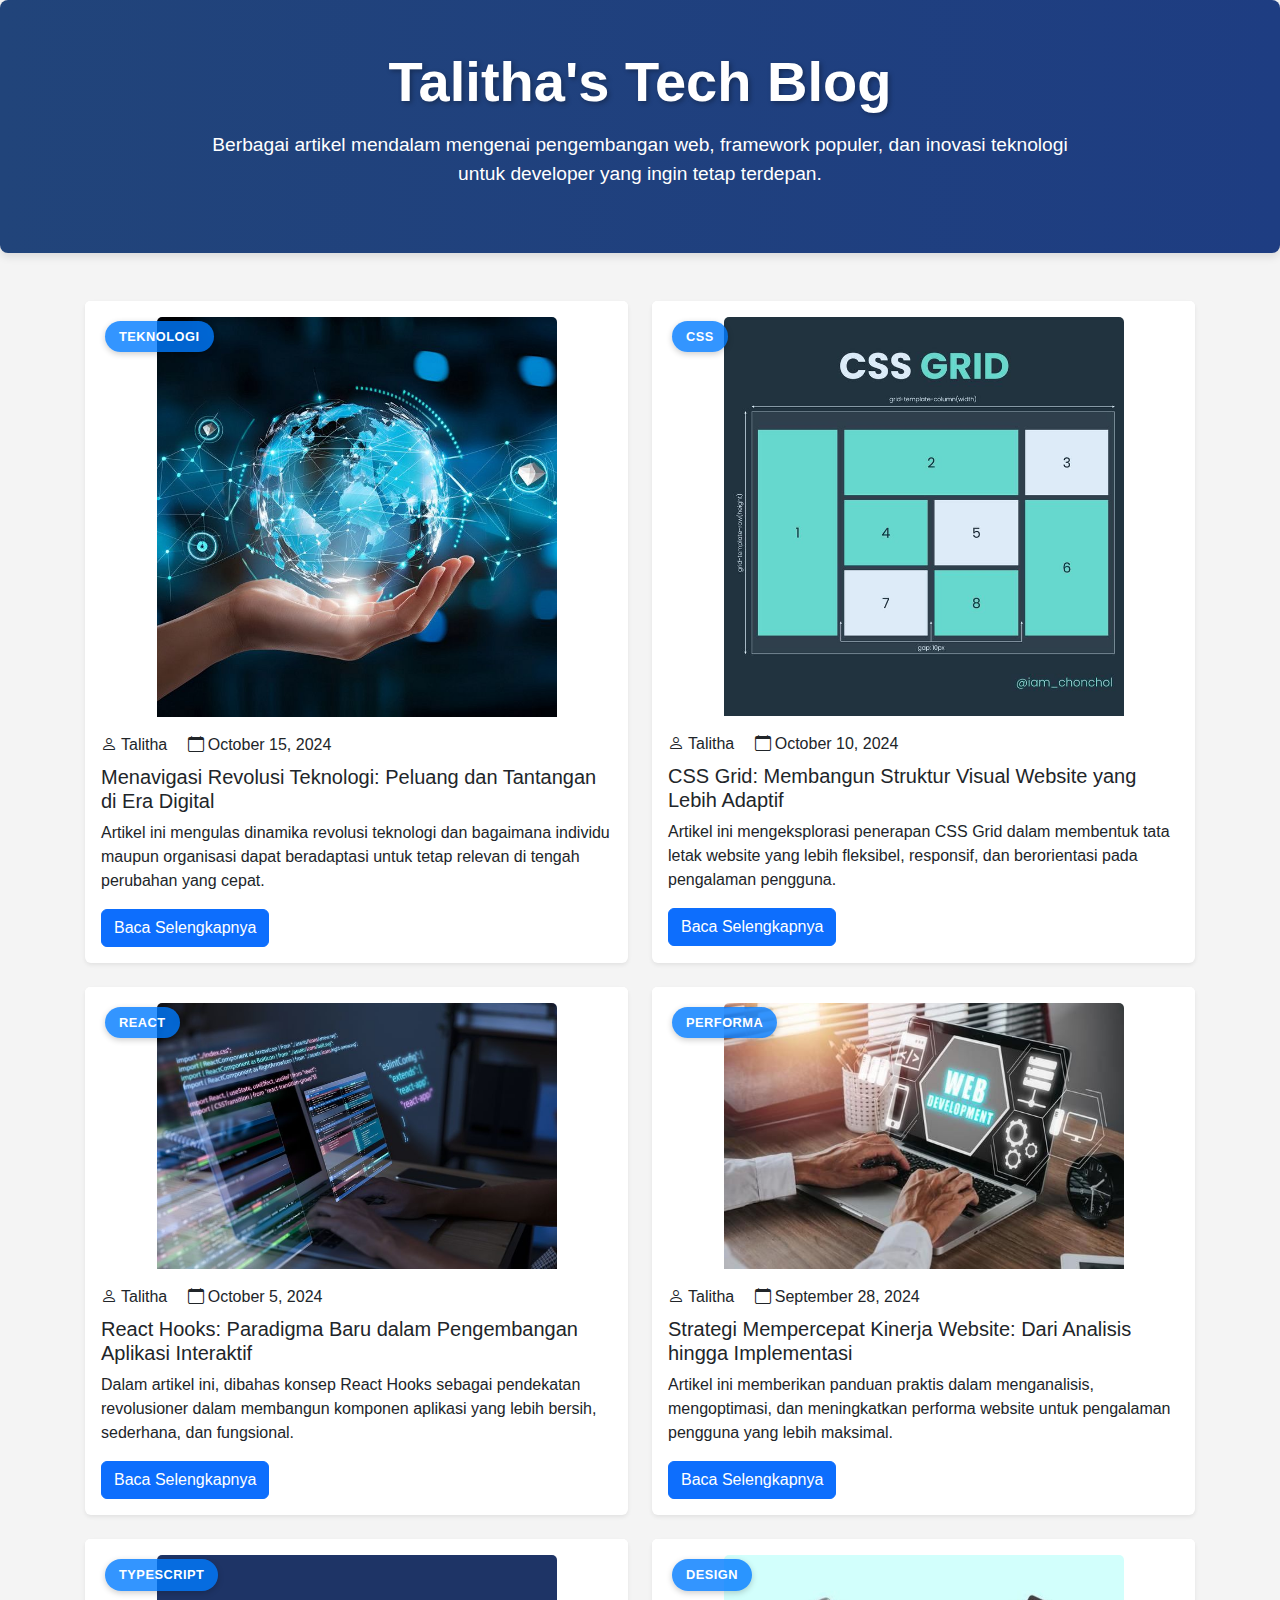
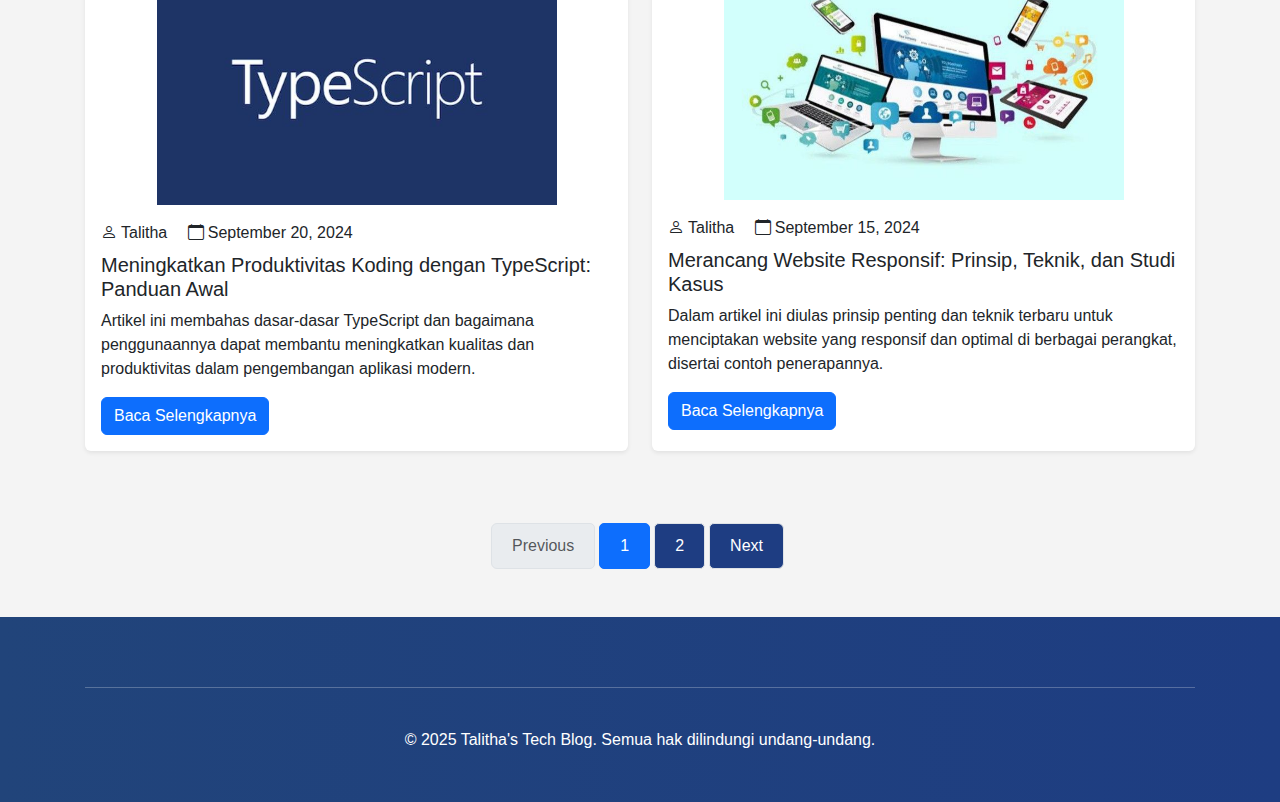
<file: index.html>
<!DOCTYPE html>
<html lang="en">
  <head>
    <meta charset="UTF-8" />
    <meta name="viewport" content="width=device-width, initial-scale=1.0" />
    <title>Talitha-Blog</title>
    <!-- Bootstrap CSS -->
    <link
      href="https://cdn.jsdelivr.net/npm/bootstrap@5.3.2/dist/css/bootstrap.min.css"
      rel="stylesheet"
    />
    <!-- Bootstrap Icons -->
    <link
      rel="stylesheet"
      href="https://cdn.jsdelivr.net/npm/bootstrap-icons@1.11.1/font/bootstrap-icons.css"
    />
    <!-- Custom CSS -->
    <link rel="stylesheet" href="style.css" />
  </head>
  <body>
    <!-- Page Title -->
    <section class="bg-light py-5 mb-5">
      <div class="container text-center">
        <h1 class="display-4 mb-3">Talitha's Tech Blog</h1>
        <p class="lead">
          Berbagai artikel mendalam mengenai pengembangan web, framework
          populer, dan inovasi teknologi untuk developer yang ingin tetap
          terdepan.
        </p>
      </div>
    </section>

    <!-- Blog Posts -->
    <section class="container mb-5">
      <div class="row">
        <!-- Blog Post 1 -->
        <div class="col-md-6 mb-4">
          <div class="card blog-card h-100 border-0 shadow-sm">
            <div class="position-relative">
              <div class="card-header bg-white border-0"></div>
              <span class="blog-category">Teknologi</span>
              <img
                src="images/Teknologi.jpeg"
                alt="Blog Post"
                class="card-img-top"
                style="width: 100%; max-width: 400px; height: auto"
              />
            </div>
            <div class="card-body">
              <div class="blog-meta mb-2">
                <span class="me-3"
                  ><i class="bi bi-person me-1"></i>Talitha</span
                >
                <span><i class="bi bi-calendar me-1"></i>October 15, 2024</span>
              </div>
              <h5 class="card-title">
                <a href="artikel.html" class="text-decoration-none text-dark"
                  >Menavigasi Revolusi Teknologi: Peluang dan Tantangan di Era
                  Digital</a
                >
              </h5>
              <p class="card-text">
                Artikel ini mengulas dinamika revolusi teknologi dan bagaimana
                individu maupun organisasi dapat beradaptasi untuk tetap relevan
                di tengah perubahan yang cepat.
              </p>
              <a href="artikel.html" class="btn btn-primary"
                >Baca Selengkapnya</a
              >
            </div>
          </div>
        </div>

        <!-- Blog Post 2 -->
        <div class="col-md-6 mb-4">
          <div class="card blog-card h-100 border-0 shadow-sm">
            <div class="position-relative">
              <div class="card-header bg-white border-0"></div>
              <span class="blog-category">CSS</span>
              <img
                src="images/css grid.jpeg"
                alt="Blog Post"
                class="card-img-top"
                style="width: 100%; max-width: 400px; height: auto"
              />
            </div>
            <div class="card-body">
              <div class="blog-meta mb-2">
                <span class="me-3"
                  ><i class="bi bi-person me-1"></i>Talitha</span
                >
                <span><i class="bi bi-calendar me-1"></i>October 10, 2024</span>
              </div>
              <h5 class="card-title">
                <a href="artikel.html" class="text-decoration-none text-dark"
                  >CSS Grid: Membangun Struktur Visual Website yang Lebih
                  Adaptif</a
                >
              </h5>
              <p class="card-text">
                Artikel ini mengeksplorasi penerapan CSS Grid dalam membentuk
                tata letak website yang lebih fleksibel, responsif, dan
                berorientasi pada pengalaman pengguna.
              </p>
              <a href="artikel.html" class="btn btn-primary"
                >Baca Selengkapnya</a
              >
            </div>
          </div>
        </div>

        <!-- Blog Post 3 -->
        <div class="col-md-6 mb-4">
          <div class="card blog-card h-100 border-0 shadow-sm">
            <div class="position-relative">
              <div class="card-header bg-white border-0"></div>
              <span class="blog-category">React</span>
              <img
                src="images/react.jpeg"
                alt="Blog Post"
                class="card-img-top"
                style="width: 100%; max-width: 400px; height: auto"
              />
            </div>
            <div class="card-body">
              <div class="blog-meta mb-2">
                <span class="me-3"
                  ><i class="bi bi-person me-1"></i>Talitha</span
                >
                <span><i class="bi bi-calendar me-1"></i>October 5, 2024</span>
              </div>
              <h5 class="card-title">
                <a href="artikel.html" class="text-decoration-none text-dark"
                  >React Hooks: Paradigma Baru dalam Pengembangan Aplikasi
                  Interaktif</a
                >
              </h5>
              <p class="card-text">
                Dalam artikel ini, dibahas konsep React Hooks sebagai pendekatan
                revolusioner dalam membangun komponen aplikasi yang lebih
                bersih, sederhana, dan fungsional.
              </p>
              <a href="artikel.html" class="btn btn-primary"
                >Baca Selengkapnya</a
              >
            </div>
          </div>
        </div>

        <!-- Blog Post 4 -->
        <div class="col-md-6 mb-4">
          <div class="card blog-card h-100 border-0 shadow-sm">
            <div class="position-relative">
              <div class="card-header bg-white border-0"></div>
              <span class="blog-category">Performa</span>
              <img
                src="images/performa.jpeg"
                alt="Blog Post"
                class="card-img-top"
                style="width: 100%; max-width: 400px; height: auto"
              />
            </div>
            <div class="card-body">
              <div class="blog-meta mb-2">
                <span class="me-3"
                  ><i class="bi bi-person me-1"></i>Talitha</span
                >
                <span
                  ><i class="bi bi-calendar me-1"></i>September 28, 2024</span
                >
              </div>
              <h5 class="card-title">
                <a href="artikel.html" class="text-decoration-none text-dark"
                  >Strategi Mempercepat Kinerja Website: Dari Analisis hingga
                  Implementasi</a
                >
              </h5>
              <p class="card-text">
                Artikel ini memberikan panduan praktis dalam menganalisis,
                mengoptimasi, dan meningkatkan performa website untuk pengalaman
                pengguna yang lebih maksimal.
              </p>
              <a href="artikel.html" class="btn btn-primary"
                >Baca Selengkapnya</a
              >
            </div>
          </div>
        </div>

        <!-- Blog Post 5 -->
        <div class="col-md-6 mb-4">
          <div class="card blog-card h-100 border-0 shadow-sm">
            <div class="position-relative">
              <div class="card-header bg-white border-0"></div>
              <span class="blog-category">TypeScript</span>
              <img
                src="images/typescript.jpeg"
                alt="Blog Post"
                class="card-img-top"
                style="width: 100%; max-width: 400px; height: auto"
              />
            </div>
            <div class="card-body">
              <div class="blog-meta mb-2">
                <span class="me-3"
                  ><i class="bi bi-person me-1"></i>Talitha</span
                >
                <span
                  ><i class="bi bi-calendar me-1"></i>September 20, 2024</span
                >
              </div>
              <h5 class="card-title">
                <a href="artikel.html" class="text-decoration-none text-dark"
                  >Meningkatkan Produktivitas Koding dengan TypeScript: Panduan
                  Awal</a
                >
              </h5>
              <p class="card-text">
                Artikel ini membahas dasar-dasar TypeScript dan bagaimana
                penggunaannya dapat membantu meningkatkan kualitas dan
                produktivitas dalam pengembangan aplikasi modern.
              </p>
              <a href="artikel.html" class="btn btn-primary"
                >Baca Selengkapnya</a
              >
            </div>
          </div>
        </div>

        <!-- Blog Post 6 -->
        <div class="col-md-6 mb-4">
          <div class="card blog-card h-100 border-0 shadow-sm">
            <div class="position-relative">
              <div class="card-header bg-white border-0"></div>
              <span class="blog-category">Design</span>
              <img
                src="images/design.jpeg"
                alt="Blog Post"
                class="card-img-top"
                style="width: 100%; max-width: 400px; height: auto"
              />
            </div>
            <div class="card-body">
              <div class="blog-meta mb-2">
                <span class="me-3"
                  ><i class="bi bi-person me-1"></i>Talitha</span
                >
                <span
                  ><i class="bi bi-calendar me-1"></i>September 15, 2024</span
                >
              </div>
              <h5 class="card-title">
                <a href="artikel.html" class="text-decoration-none text-dark"
                  >Merancang Website Responsif: Prinsip, Teknik, dan Studi
                  Kasus</a
                >
              </h5>
              <p class="card-text">
                Dalam artikel ini diulas prinsip penting dan teknik terbaru
                untuk menciptakan website yang responsif dan optimal di berbagai
                perangkat, disertai contoh penerapannya.
              </p>
              <a href="artikel.html" class="btn btn-primary"
                >Baca Selengkapnya</a
              >
            </div>
          </div>
        </div>
      </div>

      <!-- Pagination -->
      <nav class="mt-5">
        <ul class="pagination justify-content-center">
          <li class="page-item disabled">
            <a class="page-link" href="#" tabindex="-1" aria-disabled="true"
              >Previous</a
            >
          </li>

          <li class="page-item active">
            <a class="page-link" href="index.html">1</a>
          </li>
          <li class="page-item">
            <a class="page-link" href="artikel.html">2</a>
          </li>
          <li class="page-item">
            <a class="page-link" href="artikel.html">Next</a>
          </li>
        </ul>
      </nav>
    </section>

    <!-- Footer -->
    <footer class="bg-dark text-white py-4">
      <div class="container">
        <hr class="my-4" />
        <div class="text-center">
          <p>
            &copy; 2025 Talitha's Tech Blog. Semua hak dilindungi undang-undang.
          </p>
        </div>
      </div>
    </footer>

    <!-- Bootstrap JS -->
    <script src="https://cdn.jsdelivr.net/npm/bootstrap@5.3.2/dist/js/bootstrap.bundle.min.js"></script>
  </body>
</html>
</file>
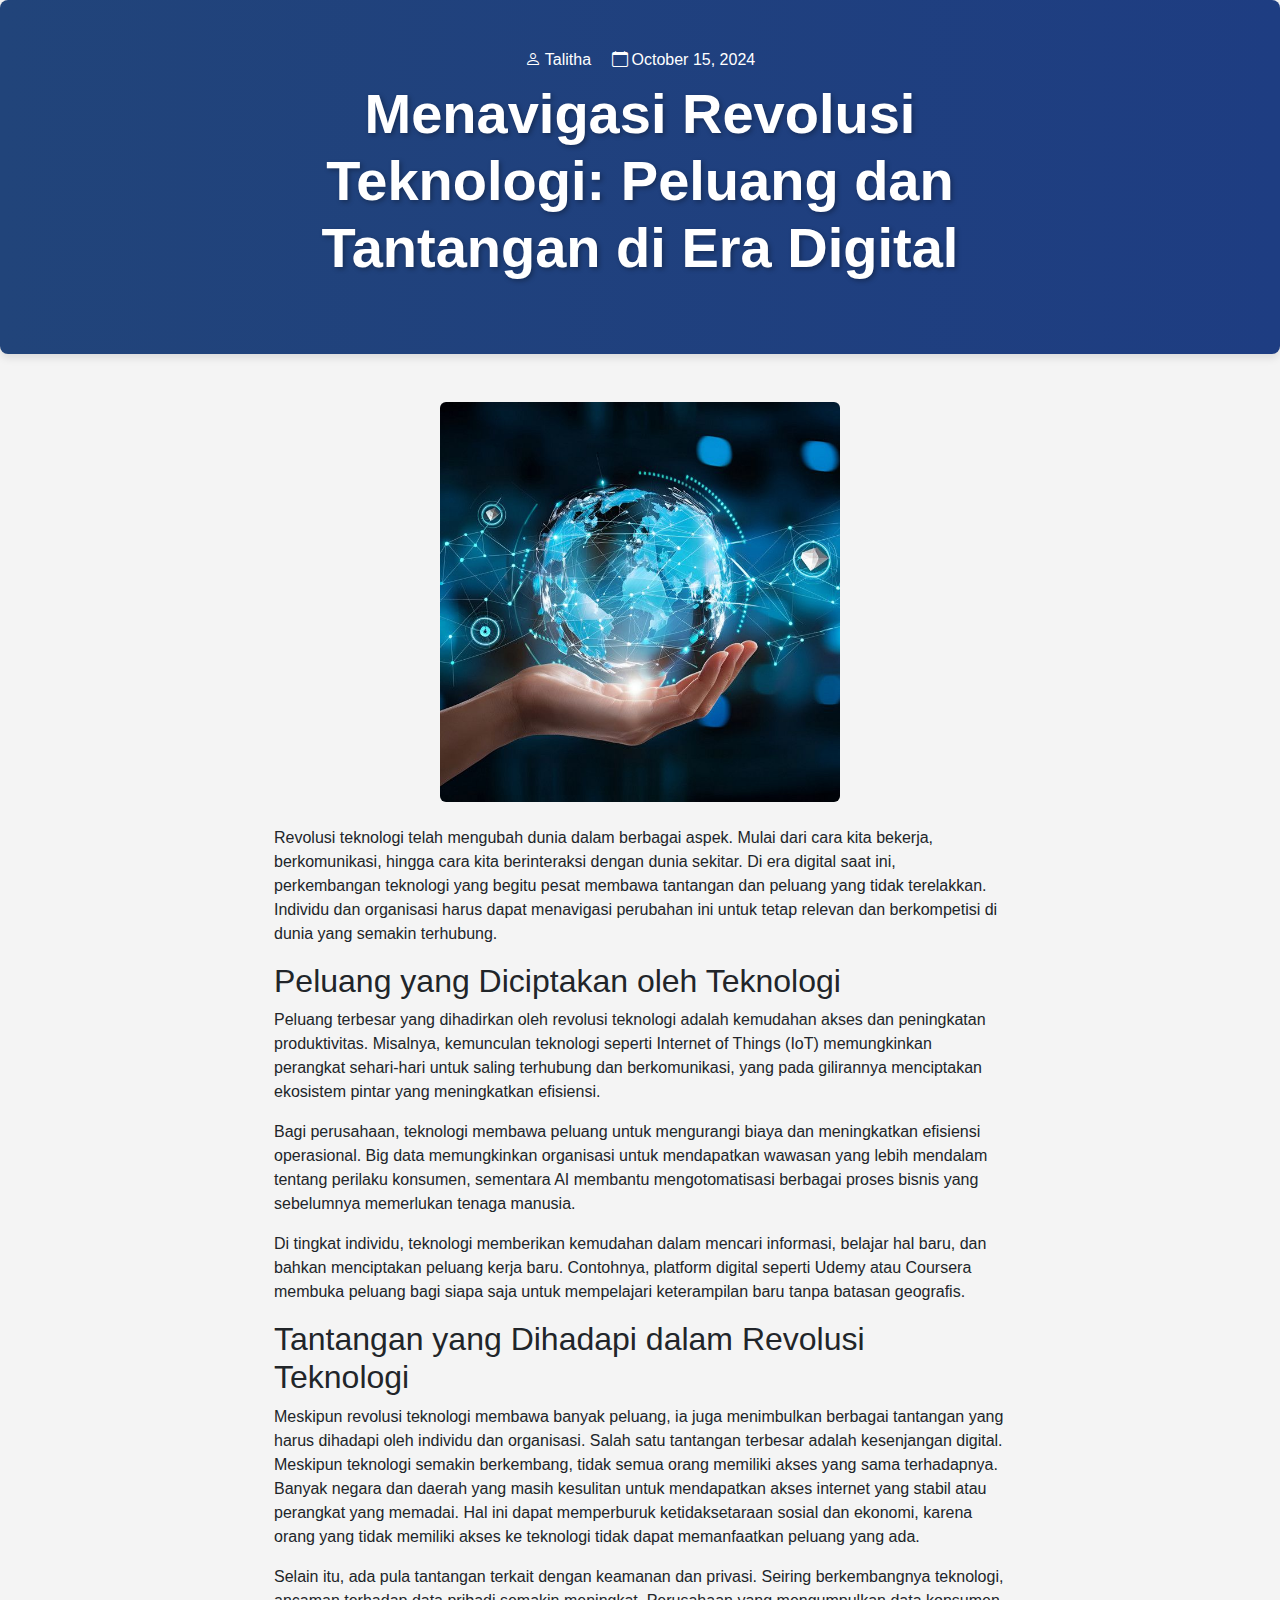
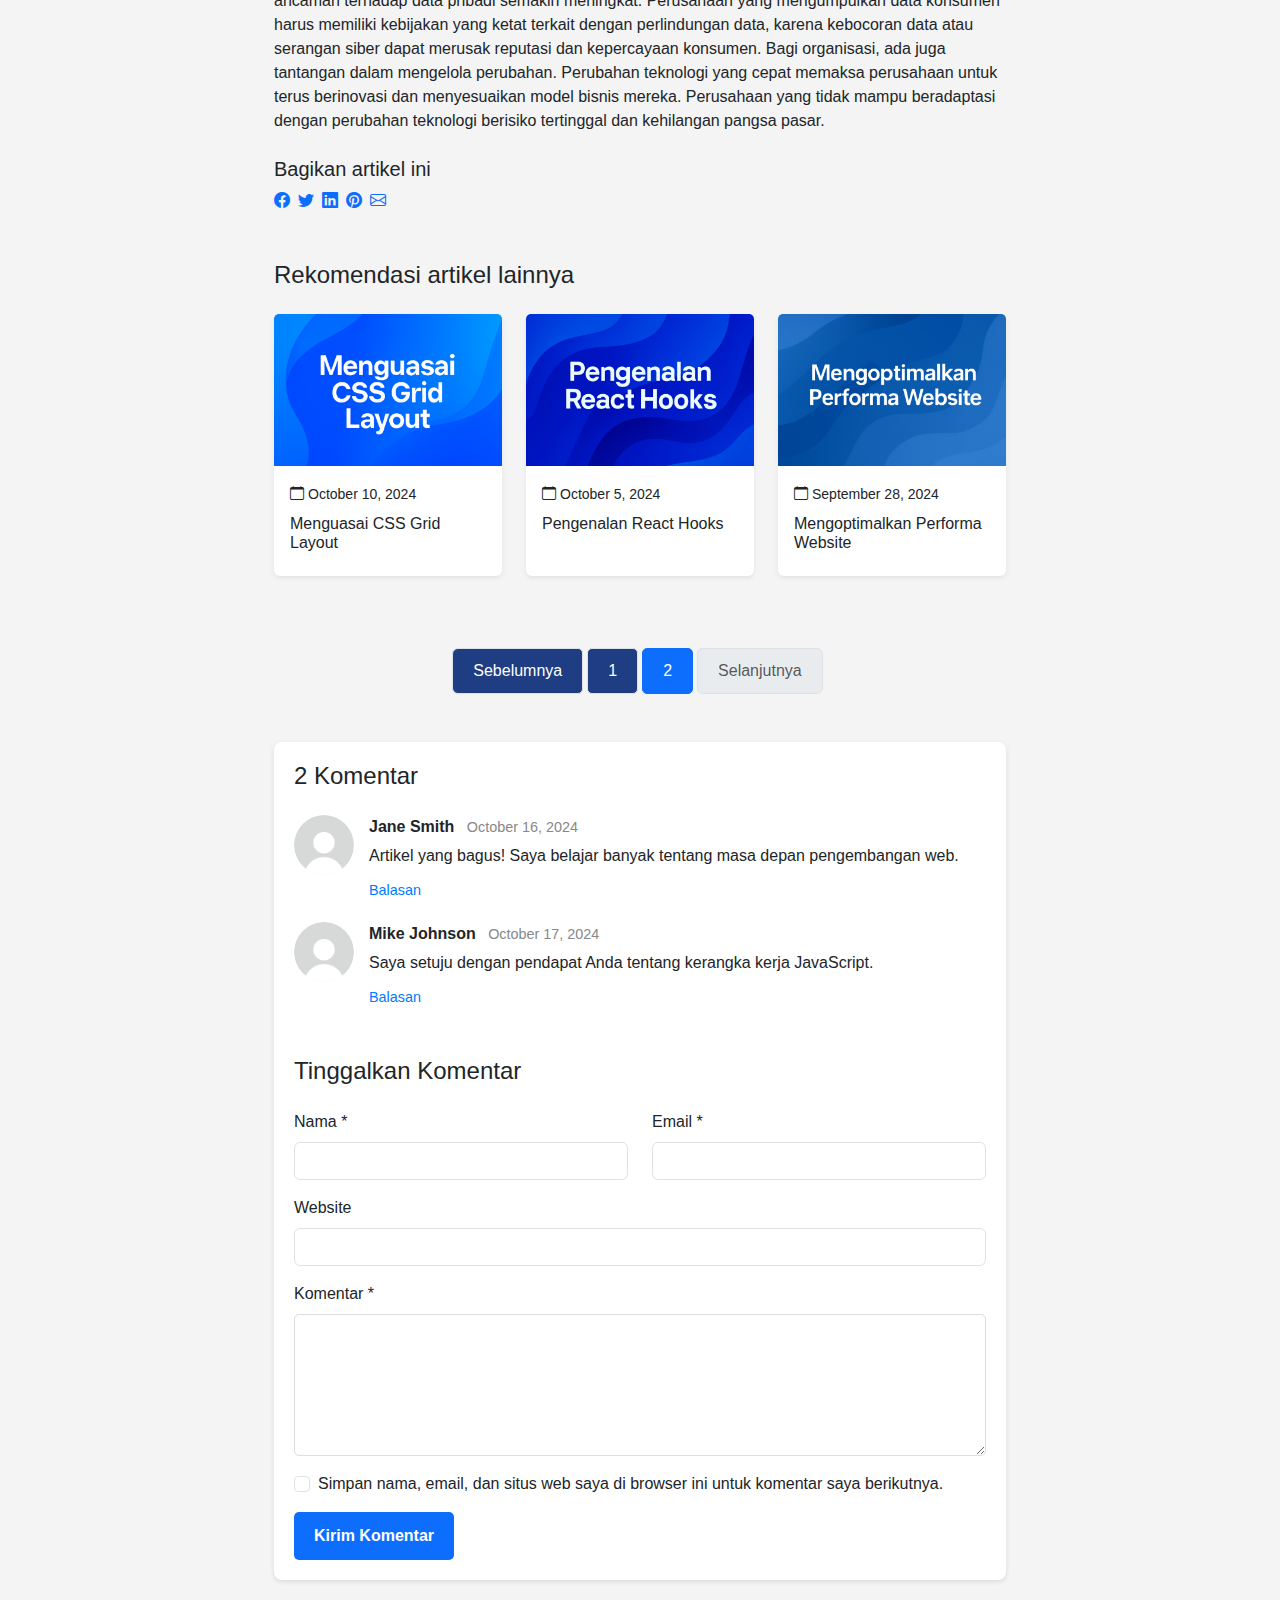
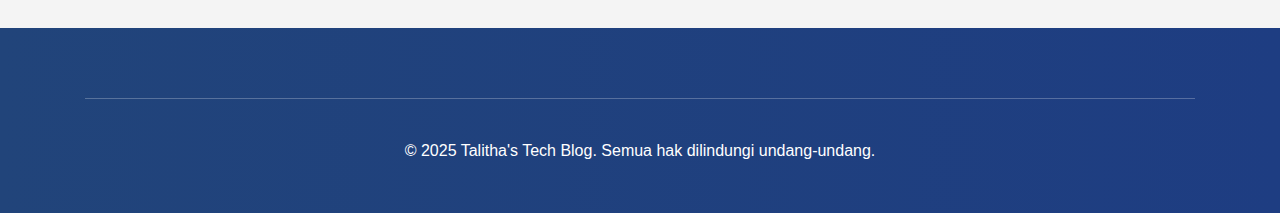
<file: artikel.html>
<!DOCTYPE html>
<html lang="en">
  <head>
    <meta charset="UTF-8" />
    <meta name="viewport" content="width=device-width, initial-scale=1.0" />
    <title>
      Artikel - Menavigasi Revolusi Teknologi: Peluang dan Tantangan di Era
      Digital
    </title>
    <!-- Bootstrap CSS -->
    <link
      href="https://cdn.jsdelivr.net/npm/bootstrap@5.3.2/dist/css/bootstrap.min.css"
      rel="stylesheet"
    />
    <!-- Bootstrap Icons -->
    <link
      rel="stylesheet"
      href="https://cdn.jsdelivr.net/npm/bootstrap-icons@1.11.1/font/bootstrap-icons.css"
    />
    <!-- Custom CSS -->
    <link rel="stylesheet" href="style.css" />
  </head>
  <body>
    <!-- Article Header -->
    <section class="bg-light py-5 mb-5">
      <div class="article-header">
        <div class="container">
          <div class="row justify-content-center">
            <div class="col-lg-8 text-center">
              <div class="blog-meta mb-2">
                <span class="me-3"
                  ><i class="bi bi-person me-1"></i>Talitha</span
                >
                <span><i class="bi bi-calendar me-1"></i>October 15, 2024</span>
              </div>
              <h1 class="mb-4">
                Menavigasi Revolusi Teknologi: Peluang dan Tantangan di Era
                Digital
              </h1>
            </div>
          </div>
        </div>
      </div>
    </section>

    <!-- Article Content -->
    <div class="container my-5">
      <div class="row justify-content-center">
        <div class="col-lg-8">
          <!-- Featured Image -->
          <img
            src="images/Teknologi.jpeg"
            alt="Menavigasi Revolusi Teknologi: Peluang dan Tantangan di Era Digital"
            class="img-fluid rounded mb-4 d-block mx-auto"
          />

          <!-- Article Content -->
          <div class="article-content mb-4">
            <p>
              Revolusi teknologi telah mengubah dunia dalam berbagai aspek.
              Mulai dari cara kita bekerja, berkomunikasi, hingga cara kita
              berinteraksi dengan dunia sekitar. Di era digital saat ini,
              perkembangan teknologi yang begitu pesat membawa tantangan dan
              peluang yang tidak terelakkan. Individu dan organisasi harus dapat
              menavigasi perubahan ini untuk tetap relevan dan berkompetisi di
              dunia yang semakin terhubung.
            </p>

            <h2>Peluang yang Diciptakan oleh Teknologi</h2>

            <p>
              Peluang terbesar yang dihadirkan oleh revolusi teknologi adalah
              kemudahan akses dan peningkatan produktivitas. Misalnya,
              kemunculan teknologi seperti Internet of Things (IoT) memungkinkan
              perangkat sehari-hari untuk saling terhubung dan berkomunikasi,
              yang pada gilirannya menciptakan ekosistem pintar yang
              meningkatkan efisiensi.
            </p>
            <p>
              Bagi perusahaan, teknologi membawa peluang untuk mengurangi biaya
              dan meningkatkan efisiensi operasional. Big data memungkinkan
              organisasi untuk mendapatkan wawasan yang lebih mendalam tentang
              perilaku konsumen, sementara AI membantu mengotomatisasi berbagai
              proses bisnis yang sebelumnya memerlukan tenaga manusia.
            </p>
            <p>
              Di tingkat individu, teknologi memberikan kemudahan dalam mencari
              informasi, belajar hal baru, dan bahkan menciptakan peluang kerja
              baru. Contohnya, platform digital seperti Udemy atau Coursera
              membuka peluang bagi siapa saja untuk mempelajari keterampilan
              baru tanpa batasan geografis.
            </p>
            <h2>Tantangan yang Dihadapi dalam Revolusi Teknologi</h2>
            <p>
              Meskipun revolusi teknologi membawa banyak peluang, ia juga
              menimbulkan berbagai tantangan yang harus dihadapi oleh individu
              dan organisasi. Salah satu tantangan terbesar adalah kesenjangan
              digital. Meskipun teknologi semakin berkembang, tidak semua orang
              memiliki akses yang sama terhadapnya. Banyak negara dan daerah
              yang masih kesulitan untuk mendapatkan akses internet yang stabil
              atau perangkat yang memadai. Hal ini dapat memperburuk
              ketidaksetaraan sosial dan ekonomi, karena orang yang tidak
              memiliki akses ke teknologi tidak dapat memanfaatkan peluang yang
              ada.
            </p>
            <p>
              Selain itu, ada pula tantangan terkait dengan keamanan dan
              privasi. Seiring berkembangnya teknologi, ancaman terhadap data
              pribadi semakin meningkat. Perusahaan yang mengumpulkan data
              konsumen harus memiliki kebijakan yang ketat terkait dengan
              perlindungan data, karena kebocoran data atau serangan siber dapat
              merusak reputasi dan kepercayaan konsumen. Bagi organisasi, ada
              juga tantangan dalam mengelola perubahan. Perubahan teknologi yang
              cepat memaksa perusahaan untuk terus berinovasi dan menyesuaikan
              model bisnis mereka. Perusahaan yang tidak mampu beradaptasi
              dengan perubahan teknologi berisiko tertinggal dan kehilangan
              pangsa pasar.
            </p>
          </div>

          <!-- Share Buttons -->
          <div class="share-buttons mt-4">
            <h5>Bagikan artikel ini</h5>
            <div class="d-flex mt-2">
              <a href="#" class="me-2"><i class="bi bi-facebook"></i></a>
              <a href="#" class="me-2"><i class="bi bi-twitter"></i></a>
              <a href="#" class="me-2"><i class="bi bi-linkedin"></i></a>
              <a href="#" class="me-2"><i class="bi bi-pinterest"></i></a>
              <a href="#" class="me-2"><i class="bi bi-envelope"></i></a>
            </div>
          </div>

          <!-- Related Articles -->
          <div class="related-articles mt-5">
            <h4 class="mb-4">Rekomendasi artikel lainnya</h4>
            <div class="row">
              <!-- Related Article 1 -->
              <div class="col-md-4 mb-4">
                <div class="card blog-card h-100 border-0 shadow-sm">
                  <img
                    src="images/rekomen artikel 1.png"
                    alt="Related Post"
                    class="card-img-top"
                  />
                  <div class="card-body">
                    <div class="blog-meta mb-2">
                      <small
                        ><i class="bi bi-calendar me-1"></i>October 10,
                        2024</small
                      >
                    </div>
                    <h6 class="card-title">
                      <a href="#" class="text-decoration-none text-dark"
                        >Menguasai CSS Grid Layout</a
                      >
                    </h6>
                  </div>
                </div>
              </div>

              <!-- Related Article 2 -->
              <div class="col-md-4 mb-4">
                <div class="card blog-card h-100 border-0 shadow-sm">
                  <img
                    src="images/rekomen aritikel 2.png"
                    alt="Related Post"
                    class="card-img-top"
                  />
                  <div class="card-body">
                    <div class="blog-meta mb-2">
                      <small
                        ><i class="bi bi-calendar me-1"></i>October 5,
                        2024</small
                      >
                    </div>
                    <h6 class="card-title">
                      <a href="#" class="text-decoration-none text-dark"
                        >Pengenalan React Hooks</a
                      >
                    </h6>
                  </div>
                </div>
              </div>

              <!-- Related Article 3 -->
              <div class="col-md-4 mb-4">
                <div class="card blog-card h-100 border-0 shadow-sm">
                  <img
                    src="images/rekomen artikel 3.png"
                    alt="Related Post"
                    class="card-img-top"
                  />
                  <div class="card-body">
                    <div class="blog-meta mb-2">
                      <small
                        ><i class="bi bi-calendar me-1"></i>September 28,
                        2024</small
                      >
                    </div>
                    <h6 class="card-title">
                      <a href="#" class="text-decoration-none text-dark"
                        >Mengoptimalkan Performa Website</a
                      >
                    </h6>
                  </div>
                </div>
              </div>
            </div>
          </div>

          <!-- Pagination -->
          <nav class="mt-5">
            <ul class="pagination justify-content-center">
              <li class="page-item">
                <a class="page-link" href="index.html">Sebelumnya</a>
              </li>

              <li class="page-item">
                <a class="page-link" href="index.html">1</a>
              </li>
              <li class="page-item active">
                <a class="page-link" href="artikel.html">2</a>
              </li>
              <li class="page-item disabled">
                <a class="page-link" href="#" tabindex="-1" aria-disabled="true"
                  >Selanjutnya</a
                >
              </li>
            </ul>
          </nav>

          <!-- Comments -->
          <div class="comments mt-5">
            <h4 class="mb-4">2 Komentar</h4>

            <!-- Comment 1 -->
            <div class="comment">
              <div class="comment-avatar">
                <img src="images/profile.jpeg" alt="User Avatar" />
              </div>
              <div class="comment-content">
                <p class="comment-author">
                  Jane Smith <span class="comment-date">October 16, 2024</span>
                </p>
                <p class="comment-text">
                  Artikel yang bagus! Saya belajar banyak tentang masa depan
                  pengembangan web.
                </p>
                <a href="#" class="comment-reply">Balasan</a>
              </div>
            </div>

            <!-- Comment 2 -->
            <div class="comment">
              <div class="comment-avatar">
                <img src="images/profile.jpeg" alt="User Avatar" />
              </div>
              <div class="comment-content">
                <p class="comment-author">
                  Mike Johnson
                  <span class="comment-date">October 17, 2024</span>
                </p>
                <p class="comment-text">
                  Saya setuju dengan pendapat Anda tentang kerangka kerja
                  JavaScript.
                </p>
                <a href="#" class="comment-reply">Balasan</a>
              </div>
            </div>

            <!-- Comment Form -->
            <div class="comment-form mt-5">
              <h4 class="mb-4">Tinggalkan Komentar</h4>
              <form>
                <div class="row">
                  <div class="col-md-6 mb-3">
                    <label for="name" class="form-label">Nama *</label>
                    <input
                      type="text"
                      class="form-control"
                      id="name"
                      required
                    />
                  </div>
                  <div class="col-md-6 mb-3">
                    <label for="email" class="form-label">Email *</label>
                    <input
                      type="email"
                      class="form-control"
                      id="email"
                      required
                    />
                  </div>
                </div>
                <div class="mb-3">
                  <label for="website" class="form-label">Website</label>
                  <input type="url" class="form-control" id="website" />
                </div>
                <div class="mb-3">
                  <label for="comment" class="form-label">Komentar *</label>
                  <textarea
                    class="form-control"
                    id="comment"
                    rows="5"
                    required
                  ></textarea>
                </div>
                <div class="mb-3 form-check">
                  <input
                    type="checkbox"
                    class="form-check-input"
                    id="saveInfo"
                  />
                  <label class="form-check-label" for="saveInfo"
                    >Simpan nama, email, dan situs web saya di browser ini untuk
                    komentar saya berikutnya.</label
                  >
                </div>
                <button type="submit" class="btn btn-primary">
                  Kirim Komentar
                </button>
              </form>
            </div>
          </div>
        </div>
      </div>
    </div>

    <!-- Footer -->
    <footer class="bg-dark text-white py-4">
      <div class="container">
        <hr class="my-4" />
        <div class="text-center">
          <p>
            &copy; 2025 Talitha's Tech Blog. Semua hak dilindungi undang-undang.
          </p>
        </div>
      </div>
    </footer>

    <!-- Bootstrap JS -->
    <script src="https://cdn.jsdelivr.net/npm/bootstrap@5.3.2/dist/js/bootstrap.bundle.min.js"></script>
  </body>
</html>
</file>
<file: style.css>
/* Global Styles */
* {
  box-sizing: border-box; /* Menambahkan box-sizing border-box pada semua elemen */
}

body {
  font-family: "Poppins", sans-serif;
  background-color: #f4f4f4;
  margin: 0;
  padding: 0;
}

.container {
  max-width: 1140px;
  margin: 0 auto; /* Memusatkan konten */
  padding: 0 15px;
}

/* Menambahkan text-align justify */
.justify-text {
  text-align: justify;
  line-height: 1.6; /* Menjaga jarak antar baris agar nyaman dibaca */
}

/* Header and Footer */
header,
footer {
  background-color: #1c1c1c;
  color: white;
}

header h1,
footer p {
  text-align: center;
  margin: 0;
  padding: 10px 0;
}

.card-img-top {
  display: block;
  margin-left: auto;
  margin-right: auto;
}

.position-relative {
  position: relative;
}
.blog-category {
  position: absolute;
  top: 20px;
  left: 20px;
  background-color: rgba(0, 123, 255, 0.8); /* biru transparan */
  color: white;
  padding: 6px 14px;
  font-size: 0.8rem;
  font-weight: 600;
  border-radius: 50px; /* biar bulat, kayak kapsul */
  box-shadow: 0 2px 6px rgba(0, 0, 0, 0.2); /* bayangan halus */
  z-index: 10;
  letter-spacing: 0.5px;
  text-transform: uppercase;
}

/* Talitha Blog Section */
section.bg-light {
  background: linear-gradient(to right, #21447a, #1e3d82); /* Gradasi biru */
  color: white;
  padding: 80px 20px;
  text-align: center;
  border-radius: 8px; /* Sudut rounded */
  box-shadow: 0 4px 8px rgba(0, 0, 0, 0.1); /* Shadow halus */
}

section.bg-light h1 {
  font-family: "Poppins", sans-serif;
  font-size: 3.5rem; /* Lebih besar untuk kesan tegas */
  margin-bottom: 20px;
  font-weight: 700;
  text-shadow: 2px 2px 5px rgba(0, 0, 0, 0.3); /* Efek bayangan halus */
}

section.bg-light p {
  font-family: "Roboto", sans-serif;
  font-size: 1.2rem;
  margin-top: 15px;
  font-weight: 400;
  max-width: 900px;
  margin-left: auto;
  margin-right: auto;
}

/* Styling button (jika ada tombol call to action) */
section.bg-light .btn {
  background-color: #ffffff;
  color: #1e3d82;
  padding: 12px 24px;
  border-radius: 30px;
  font-weight: 600;
  font-size: 1rem;
  margin-top: 25px;
  cursor: pointer;
  transition: background-color 0.3s ease, color 0.3s ease;
}

section.bg-light .btn:hover {
  background-color: #1e3d82;
  color: white;
}

/* Centering Article and Sidebar */
.blog-post,
.article,
.recommended-articles,
.comments,
.sidebar {
  background-color: white;
  padding: 20px;
  margin-bottom: 30px;
  box-shadow: 0 2px 5px rgba(0, 0, 0, 0.1);
  border-radius: 8px;
  width: 100%; /* Ensure the content takes full width available */
  max-width: 900px; /* Set a max width for readability */
  margin: 0 auto; /* Center the content horizontally */
}

/* Buttons */
.btn-dark {
  background-color: #333;
  color: white;
  border: none;
  padding: 12px 20px;
  text-decoration: none;
  border-radius: 5px;
  font-weight: bold;
  display: inline-block;
  margin-top: 10px;
  cursor: pointer;
  transition: background-color 0.3s ease;
}

.btn-dark:hover {
  background-color: #444;
}

/* Pagination */
.pagination a {
  text-decoration: none;
  color: white;
  padding: 10px 20px;
  margin-right: 5px;
  border-radius: 5px;
  background-color: #1e3d82;
  transition: background-color 0.3s ease;
}

.pagination a:hover {
  background-color: #0d6efd;
}

.pagination a:focus {
  outline: none;
}

/* Comments */
.comment-form {
  margin-top: 20px;
}

.comment-form textarea {
  width: 100%;
  margin-bottom: 10px;
  padding: 10px;
  border-radius: 5px;
  border: 1px solid #ddd;
  font-size: 16px;
  resize: vertical;
}

.comment-form button {
  background-color: #0d6efd;
  color: white;
  border: none;
  padding: 12px 20px;
  border-radius: 5px;
  font-weight: bold;
  cursor: pointer;
  transition: background-color 0.3s ease;
}

.comment-form button:hover {
  background-color: #0d6efd;
}

/* Sidebar */
.sidebar {
  background-color: #f8f8f8;
  padding: 20px;
  box-shadow: 0 2px 5px rgba(0, 0, 0, 0.1);
  border-radius: 5px;
}

.sidebar-title {
  font-size: 1.5rem;
  margin-bottom: 15px;
}

.list-group-item {
  border: none;
  padding: 10px;
}

.list-group-item a {
  color: #333;
  text-decoration: none;
}

.list-group-item a:hover {
  text-decoration: underline;
}

/* footer */
footer.bg-dark {
  background: linear-gradient(
    to right,
    #21447a,
    #1e3d82
  ) !important; /* Pastikan ini diprioritaskan */
  color: white !important;
  padding: 40px 20px !important;
}

footer.bg-dark hr {
  border-top: 1px solid #ffffff !important; /* Garis horizontal putih */
  margin-top: 30px !important;
  margin-bottom: 30px !important;
}

footer.bg-dark p {
  font-family: "Roboto", sans-serif !important;
  font-size: 1rem !important;
  text-align: center !important;
  margin: 0 !important;
  font-weight: 400 !important;
  color: white !important;
}

.comment {
  display: flex;
  align-items: flex-start;
  margin-bottom: 20px;
}

.comment-avatar img {
  width: 60px;
  height: 60px;
  object-fit: cover;
  border-radius: 50%;
  margin-right: 15px;
}

.comment-content {
  max-width: 600px;
}

.comment-author {
  font-weight: bold;
  margin-bottom: 5px;
}

.comment-date {
  font-weight: normal;
  font-size: 0.9em;
  color: #888;
  margin-left: 8px;
}

.comment-text {
  margin: 5px 0 10px;
}

.comment-reply {
  color: #007bff;
  text-decoration: none;
  font-size: 0.9em;
}

.comment-reply:hover {
  text-decoration: underline;
}

img.img-fluid {
  max-height: 400px; /* Gambar gak lebih tinggi dari 400px */
  object-fit: cover; /* Supaya gambar tetap rapi */
}

/* For Responsiveness */
@media (max-width: 768px) {
  .row {
    flex-direction: column;
    align-items: center;
  }
  .col-md-8,
  .col-md-4 {
    width: 100%;
  }
}
</file>
